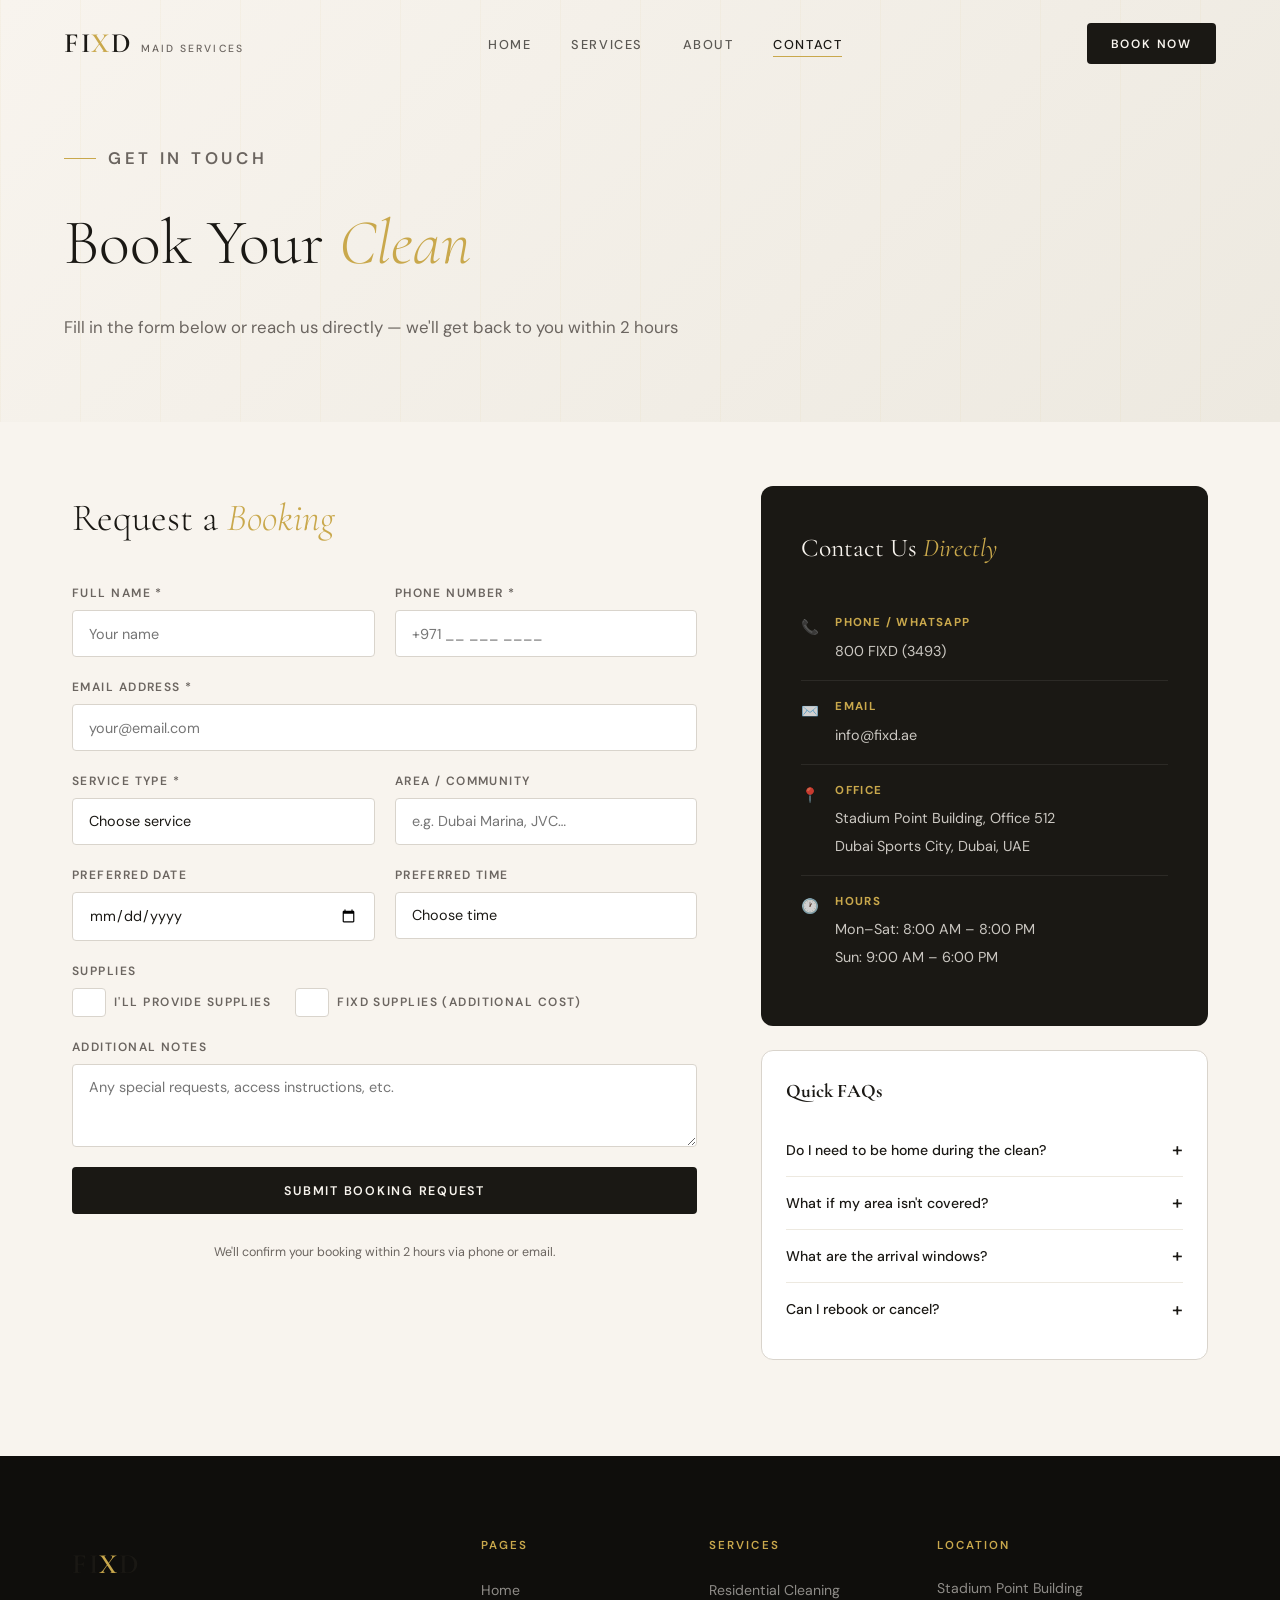
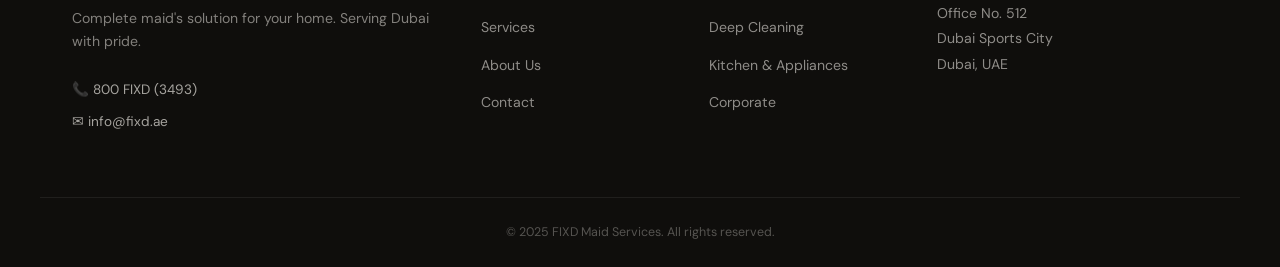
<file: contact.html>
<!DOCTYPE html>
<html lang="en">
<head>
  <meta charset="UTF-8" />
  <meta name="viewport" content="width=device-width, initial-scale=1.0"/>
  <title>Contact & Book – FIXD Maid Services Dubai</title>
  <link rel="stylesheet" href="style.css"/>
  <link href="https://fonts.googleapis.com/css2?family=Cormorant+Garamond:ital,wght@0,300;0,400;0,600;1,300;1,400&family=DM+Sans:wght@300;400;500;600&display=swap" rel="stylesheet"/>
</head>
<body>

<nav class="nav" id="nav">
  <div class="nav__logo">
    <a href="index.html"><span class="logo-fix">FI<span class="logo-x">X</span>D</span><span class="logo-sub">Maid Services</span></a>
  </div>
  <ul class="nav__links">
    <li><a href="index.html">Home</a></li>
    <li><a href="services.html">Services</a></li>
    <li><a href="about.html">About</a></li>
    <li><a href="contact.html" class="active">Contact</a></li>
  </ul>
  <a href="contact.html" class="nav__cta">Book Now</a>
  <button class="nav__burger" aria-label="Menu"><span></span><span></span><span></span></button>
</nav>

<section class="page-hero">
  <div class="page-hero__bg"></div>
  <div class="page-hero__content">
    <p class="hero__label">Get in Touch</p>
    <h1>Book Your <em>Clean</em></h1>
    <p>Fill in the form below or reach us directly — we'll get back to you within 2 hours</p>
  </div>
</section>

<!-- CONTACT SECTION -->
<section class="section contact-section">
  <div class="container">
    <div class="contact-grid">

      <!-- FORM -->
      <div class="contact-form-wrap">
        <h2>Request a <em>Booking</em></h2>
        <form class="contact-form" id="bookingForm">
          <div class="form-row">
            <div class="form-group">
              <label for="name">Full Name *</label>
              <input type="text" id="name" name="name" placeholder="Your name" required/>
            </div>
            <div class="form-group">
              <label for="phone">Phone Number *</label>
              <input type="tel" id="phone" name="phone" placeholder="+971 __ ___ ____" required/>
            </div>
          </div>
          <div class="form-group">
            <label for="email">Email Address *</label>
            <input type="email" id="email" name="email" placeholder="your@email.com" required/>
          </div>
          <div class="form-row">
            <div class="form-group">
              <label for="service">Service Type *</label>
              <select id="service" name="service" required>
                <option value="" disabled selected>Choose service</option>
                <option>Residential Cleaning (Hourly)</option>
                <option>Deep Cleaning</option>
                <option>Kitchen & Appliance Cleaning</option>
                <option>Corporate / Office</option>
                <option>Not sure – need advice</option>
              </select>
            </div>
            <div class="form-group">
              <label for="area">Area / Community</label>
              <input type="text" id="area" name="area" placeholder="e.g. Dubai Marina, JVC…"/>
            </div>
          </div>
          <div class="form-row">
            <div class="form-group">
              <label for="date">Preferred Date</label>
              <input type="date" id="date" name="date"/>
            </div>
            <div class="form-group">
              <label for="time">Preferred Time</label>
              <select id="time" name="time">
                <option value="" disabled selected>Choose time</option>
                <option>8:00 AM – 10:00 AM</option>
                <option>10:00 AM – 12:00 PM</option>
                <option>12:00 PM – 2:00 PM</option>
                <option>2:00 PM – 4:00 PM</option>
                <option>4:00 PM – 6:00 PM</option>
              </select>
            </div>
          </div>
          <div class="form-group">
            <label>Supplies</label>
            <div class="radio-group">
              <label class="radio-label"><input type="radio" name="supplies" value="client" checked/> I'll provide supplies</label>
              <label class="radio-label"><input type="radio" name="supplies" value="fixd"/> FIXD supplies (additional cost)</label>
            </div>
          </div>
          <div class="form-group">
            <label for="notes">Additional Notes</label>
            <textarea id="notes" name="notes" rows="3" placeholder="Any special requests, access instructions, etc."></textarea>
          </div>
          <button type="submit" class="btn btn--primary btn--full">Submit Booking Request</button>
          <p class="form-note">We'll confirm your booking within 2 hours via phone or email.</p>
        </form>
        <div class="form-success" id="formSuccess" style="display:none;">
          <div class="form-success__icon">✅</div>
          <h3>Booking Request Sent!</h3>
          <p>Thank you! A member of our team will be in touch within 2 hours to confirm your appointment.</p>
          <a href="index.html" class="btn btn--outline" style="margin-top:1rem;">Back to Home</a>
        </div>
      </div>

      <!-- CONTACT INFO -->
      <div class="contact-info">
        <div class="contact-info__card">
          <h3>Contact Us <em>Directly</em></h3>
          <div class="contact-item">
            <span class="contact-item__icon">📞</span>
            <div>
              <strong>Phone / WhatsApp</strong>
              <a href="tel:8003493">800 FIXD (3493)</a>
            </div>
          </div>
          <div class="contact-item">
            <span class="contact-item__icon">✉️</span>
            <div>
              <strong>Email</strong>
              <a href="mailto:info@fixd.ae">info@fixd.ae</a>
            </div>
          </div>
          <div class="contact-item">
            <span class="contact-item__icon">📍</span>
            <div>
              <strong>Office</strong>
              <span>Stadium Point Building, Office 512<br/>Dubai Sports City, Dubai, UAE</span>
            </div>
          </div>
          <div class="contact-item">
            <span class="contact-item__icon">🕐</span>
            <div>
              <strong>Hours</strong>
              <span>Mon–Sat: 8:00 AM – 8:00 PM<br/>Sun: 9:00 AM – 6:00 PM</span>
            </div>
          </div>
        </div>

        <div class="contact-info__faq">
          <h4>Quick FAQs</h4>
          <div class="faq-item">
            <button class="faq-q">Do I need to be home during the clean? <span>+</span></button>
            <div class="faq-a">No — our vetted staff are fully trusted and insured. You can provide access and we'll handle the rest.</div>
          </div>
          <div class="faq-item">
            <button class="faq-q">What if my area isn't covered? <span>+</span></button>
            <div class="faq-a">Contact us and we'll check — our coverage is expanding regularly across Dubai and the UAE.</div>
          </div>
          <div class="faq-item">
            <button class="faq-q">What are the arrival windows? <span>+</span></button>
            <div class="faq-a">Our team arrives within a 2-hour window of your booked time — e.g. book at 4 PM, arrival between 3:30–5:30 PM.</div>
          </div>
          <div class="faq-item">
            <button class="faq-q">Can I rebook or cancel? <span>+</span></button>
            <div class="faq-a">Yes, subject to our Terms & Conditions. Contact us as early as possible if you need to change your booking.</div>
          </div>
        </div>
      </div>
    </div>
  </div>
</section>

<footer class="footer">
  <div class="footer__inner">
    <div class="footer__brand">
      <div class="footer__logo"><span class="logo-fix">FI<span class="logo-x">X</span>D</span></div>
      <p>Complete maid's solution for your home. Serving Dubai with pride.</p>
      <div class="footer__contact">
        <a href="tel:8003493">📞 800 FIXD (3493)</a>
        <a href="mailto:info@fixd.ae">✉ info@fixd.ae</a>
      </div>
    </div>
    <div class="footer__links"><h4>Pages</h4><ul><li><a href="index.html">Home</a></li><li><a href="services.html">Services</a></li><li><a href="about.html">About Us</a></li><li><a href="contact.html">Contact</a></li></ul></div>
    <div class="footer__links"><h4>Services</h4><ul><li><a href="services.html">Residential Cleaning</a></li><li><a href="services.html">Deep Cleaning</a></li><li><a href="services.html">Kitchen & Appliances</a></li><li><a href="services.html">Corporate</a></li></ul></div>
    <div class="footer__address"><h4>Location</h4><p>Stadium Point Building<br/>Office No. 512<br/>Dubai Sports City<br/>Dubai, UAE</p></div>
  </div>
  <div class="footer__bottom"><p>© 2025 FIXD Maid Services. All rights reserved.</p></div>
</footer>

<script src="main.js"></script>
</body>
</html>
</file>
<file: style.css>
/* ============================================
   FIXD MAID SERVICES – STYLESHEET
   Aesthetic: Refined Luxury Editorial
   Palette: Deep Charcoal + Warm Ivory + Gold
   ============================================ */

:root {
  --charcoal: #1a1814;
  --deep: #0f0e0c;
  --ivory: #f8f4ee;
  --ivory-dark: #ede9e0;
  --gold: #c9a84c;
  --gold-light: #e8cb7e;
  --gold-pale: #f5edcf;
  --warm-grey: #6b6560;
  --light-grey: #d9d4cc;
  --white: #ffffff;
  --font-display: 'Cormorant Garamond', Georgia, serif;
  --font-body: 'DM Sans', sans-serif;
  --shadow: 0 4px 32px rgba(26,24,20,0.1);
  --shadow-lg: 0 8px 64px rgba(26,24,20,0.18);
  --radius: 4px;
  --radius-lg: 12px;
  --transition: 0.3s cubic-bezier(0.4,0,0.2,1);
}

*, *::before, *::after { box-sizing: border-box; margin: 0; padding: 0; }

html { scroll-behavior: smooth; }

body {
  background: var(--ivory);
  color: var(--charcoal);
  font-family: var(--font-body);
  font-size: 16px;
  line-height: 1.7;
  overflow-x: hidden;
}

img { display: block; width: 100%; height: 100%; object-fit: cover; }
a { color: inherit; text-decoration: none; }
ul { list-style: none; }
button { cursor: pointer; border: none; background: none; font-family: inherit; }

/* ============ NAV ============ */
.nav {
  position: fixed; top: 0; left: 0; right: 0; z-index: 100;
  display: flex; align-items: center; justify-content: space-between;
  padding: 1.25rem 4rem;
  background: transparent;
  transition: background var(--transition), padding var(--transition), backdrop-filter var(--transition);
}
.nav.scrolled {
  background: rgba(248,244,238,0.95);
  backdrop-filter: blur(12px);
  padding: 0.85rem 4rem;
  box-shadow: 0 1px 0 rgba(201,168,76,0.2);
}
.nav__logo a { display: flex; align-items: baseline; gap: 0.5rem; }
.logo-fix {
  font-family: var(--font-display); font-size: 1.75rem; font-weight: 600;
  letter-spacing: 0.06em; color: var(--charcoal);
}
.logo-x { color: var(--gold); }
.logo-sub {
  font-family: var(--font-body); font-size: 0.65rem; font-weight: 500;
  letter-spacing: 0.2em; text-transform: uppercase; color: var(--warm-grey);
}
.nav__links { display: flex; gap: 2.5rem; }
.nav__links a {
  font-size: 0.8rem; font-weight: 500; letter-spacing: 0.12em;
  text-transform: uppercase; color: var(--charcoal); opacity: 0.7;
  transition: opacity var(--transition), color var(--transition);
  position: relative; padding-bottom: 2px;
}
.nav__links a::after {
  content: ''; position: absolute; bottom: -2px; left: 0; right: 100%;
  height: 1px; background: var(--gold); transition: right var(--transition);
}
.nav__links a:hover, .nav__links a.active { opacity: 1; color: var(--charcoal); }
.nav__links a:hover::after, .nav__links a.active::after { right: 0; }
.nav__cta {
  font-size: 0.75rem; font-weight: 600; letter-spacing: 0.15em; text-transform: uppercase;
  padding: 0.65rem 1.5rem; background: var(--charcoal); color: var(--ivory);
  border-radius: var(--radius); transition: background var(--transition), color var(--transition);
}
.nav__cta:hover { background: var(--gold); color: var(--charcoal); }
.nav__burger { display: none; flex-direction: column; gap: 5px; }
.nav__burger span { display: block; width: 24px; height: 2px; background: var(--charcoal); transition: var(--transition); }

/* ============ HERO ============ */
.hero {
  min-height: 100vh; display: flex; align-items: center;
  padding: 8rem 4rem 4rem; gap: 4rem;
  position: relative; overflow: hidden;
}
.hero__bg {
  position: absolute; inset: 0; z-index: 0;
  background: linear-gradient(135deg, #f8f4ee 0%, #ede9e0 40%, #f5edcf 100%);
}
.hero__grain {
  position: absolute; inset: 0;
  background-image: url("data:image/svg+xml,%3Csvg viewBox='0 0 256 256' xmlns='http://www.w3.org/2000/svg'%3E%3Cfilter id='n'%3E%3CfeTurbulence type='fractalNoise' baseFrequency='0.9' numOctaves='4' stitchTiles='stitch'/%3E%3C/filter%3E%3Crect width='100%25' height='100%25' filter='url(%23n)' opacity='0.04'/%3E%3C/svg%3E");
  opacity: 0.5;
}
.hero__circle {
  position: absolute; border-radius: 50%;
  background: radial-gradient(circle, rgba(201,168,76,0.15) 0%, transparent 70%);
}
.hero__circle--1 { width: 700px; height: 700px; top: -200px; right: -100px; }
.hero__circle--2 { width: 400px; height: 400px; bottom: -100px; left: -100px; }
.hero__lines {
  position: absolute; inset: 0;
  background-image: repeating-linear-gradient(90deg, rgba(201,168,76,0.05) 0px, rgba(201,168,76,0.05) 1px, transparent 1px, transparent 80px);
}
.hero__content { position: relative; z-index: 1; flex: 1; max-width: 580px; animation: fadeUp 0.8s ease both; }
.hero__label {
  font-size: 0.72rem; font-weight: 600; letter-spacing: 0.22em;
  text-transform: uppercase; color: var(--gold); margin-bottom: 1rem;
  display: flex; align-items: center; gap: 0.75rem;
}
.hero__label::before { content: ''; display: block; width: 32px; height: 1px; background: var(--gold); }
.hero__title {
  font-family: var(--font-display); font-size: clamp(3rem, 6vw, 5.5rem);
  font-weight: 300; line-height: 1.05; margin-bottom: 1.5rem;
  color: var(--charcoal);
}
.hero__title em { font-style: italic; color: var(--gold); }
.hero__desc { font-size: 1.05rem; color: var(--warm-grey); margin-bottom: 2.5rem; max-width: 440px; }
.hero__actions { display: flex; gap: 1rem; margin-bottom: 3rem; flex-wrap: wrap; }
.hero__stats { display: flex; align-items: center; gap: 1.5rem; }
.stat { display: flex; flex-direction: column; }
.stat__num { font-family: var(--font-display); font-size: 1.6rem; font-weight: 600; color: var(--charcoal); }
.stat__lbl { font-size: 0.68rem; letter-spacing: 0.15em; text-transform: uppercase; color: var(--warm-grey); }
.stat__div { width: 1px; height: 36px; background: var(--light-grey); }
.hero__image { position: relative; z-index: 1; flex: 1; max-width: 500px; animation: fadeUp 0.8s 0.15s ease both; }
.hero__img-block { border-radius: var(--radius-lg); overflow: hidden; height: 420px; box-shadow: var(--shadow-lg); }
.hero__card {
  position: absolute; background: var(--white); border-radius: var(--radius-lg);
  padding: 1rem 1.25rem; display: flex; align-items: center; gap: 0.75rem;
  box-shadow: var(--shadow); font-size: 0.85rem; font-weight: 500;
}
.hero__card small { color: var(--warm-grey); font-size: 0.75rem; }
.card-icon { font-size: 1.5rem; }
.hero__card--1 { top: -24px; left: -32px; }
.hero__card--2 { bottom: 32px; right: -24px; }

/* ============ TRUST BAR ============ */
.trust {
  background: var(--charcoal); padding: 1.25rem 4rem;
}
.trust__inner {
  max-width: 1100px; margin: 0 auto;
  display: flex; align-items: center; justify-content: space-between;
  flex-wrap: wrap; gap: 1rem;
}
.trust__item {
  display: flex; align-items: center; gap: 0.6rem;
  font-size: 0.78rem; font-weight: 500; letter-spacing: 0.08em;
  color: rgba(248,244,238,0.8);
}
.trust__icon { font-size: 1.1rem; }

/* ============ BUTTONS ============ */
.btn {
  display: inline-flex; align-items: center; justify-content: center;
  font-family: var(--font-body); font-size: 0.78rem; font-weight: 600;
  letter-spacing: 0.14em; text-transform: uppercase;
  padding: 0.85rem 2rem; border-radius: var(--radius);
  transition: all var(--transition); cursor: pointer;
}
.btn--primary { background: var(--charcoal); color: var(--ivory); border: 2px solid var(--charcoal); }
.btn--primary:hover { background: var(--gold); border-color: var(--gold); color: var(--charcoal); }
.btn--outline { background: transparent; color: var(--charcoal); border: 2px solid var(--charcoal); }
.btn--outline:hover { background: var(--charcoal); color: var(--ivory); }
.btn--white { background: var(--ivory); color: var(--charcoal); border: 2px solid var(--ivory); }
.btn--white:hover { background: transparent; color: var(--ivory); }
.btn--full { width: 100%; }

/* ============ SECTIONS ============ */
.section { padding: 6rem 0; }
.container { max-width: 1200px; margin: 0 auto; padding: 0 2rem; }
.section__header { text-align: center; margin-bottom: 4rem; }
.section__label {
  font-size: 0.72rem; font-weight: 600; letter-spacing: 0.22em;
  text-transform: uppercase; color: var(--gold); margin-bottom: 0.75rem;
  display: flex; align-items: center; justify-content: center; gap: 0.75rem;
}
.section__label::before, .section__label::after {
  content: ''; display: block; width: 24px; height: 1px; background: var(--gold);
}
.section__title {
  font-family: var(--font-display); font-size: clamp(2rem, 4vw, 3.5rem);
  font-weight: 300; line-height: 1.15; color: var(--charcoal);
}
.section__title em { font-style: italic; color: var(--gold); }
.section__cta { text-align: center; margin-top: 3rem; }

/* ============ SERVICES GRID ============ */
.services-grid {
  display: grid; grid-template-columns: repeat(4, 1fr); gap: 1.5rem;
}
.service-card {
  background: var(--white); border: 1px solid var(--light-grey);
  padding: 2rem; border-radius: var(--radius-lg);
  transition: transform var(--transition), box-shadow var(--transition), border-color var(--transition);
  position: relative; overflow: hidden;
}
.service-card::before {
  content: ''; position: absolute; bottom: 0; left: 0; right: 100%;
  height: 3px; background: var(--gold); transition: right var(--transition);
}
.service-card:hover { transform: translateY(-4px); box-shadow: var(--shadow); border-color: var(--gold-light); }
.service-card:hover::before { right: 0; }
.service-card--featured { background: var(--charcoal); color: var(--ivory); border-color: var(--charcoal); }
.service-card--featured .service-card__num { color: var(--gold); }
.service-card--featured p { color: rgba(248,244,238,0.75); }
.service-card--featured .service-card__link { color: var(--gold); }
.service-card--featured::before { background: var(--gold); }
.service-card__num {
  font-family: var(--font-display); font-size: 3rem; font-weight: 300;
  color: var(--ivory-dark); line-height: 1; margin-bottom: 0.5rem;
}
.service-card__icon { font-size: 2rem; margin-bottom: 1rem; }
.service-card h3 { font-family: var(--font-display); font-size: 1.4rem; font-weight: 400; margin-bottom: 0.75rem; }
.service-card p { font-size: 0.9rem; color: var(--warm-grey); line-height: 1.65; margin-bottom: 1.5rem; }
.service-card__link {
  font-size: 0.78rem; font-weight: 600; letter-spacing: 0.1em;
  text-transform: uppercase; color: var(--charcoal);
  transition: color var(--transition);
}
.service-card__link:hover { color: var(--gold); }

/* ============ HOW IT WORKS ============ */
.how { background: var(--charcoal); }
.how .section__title { color: var(--ivory); }
.how .section__label { color: var(--gold); }
.how .section__label::before, .how .section__label::after { background: var(--gold); }
.steps { display: grid; grid-template-columns: repeat(3, 1fr); gap: 3rem; }
.step { text-align: center; color: var(--ivory); position: relative; padding-top: 1rem; }
.step__num {
  font-family: var(--font-display); font-size: 5rem; font-weight: 300;
  color: rgba(201,168,76,0.2); line-height: 1; margin-bottom: -1rem; display: block;
}
.step h3 { font-family: var(--font-display); font-size: 1.5rem; font-weight: 400; margin-bottom: 0.75rem; }
.step p { color: rgba(248,244,238,0.65); font-size: 0.9rem; }
.step__line {
  position: absolute; top: 4.5rem; right: -1.5rem;
  width: 3rem; height: 1px; background: rgba(201,168,76,0.3);
}
.step:last-child .step__line { display: none; }

/* ============ TESTIMONIALS ============ */
.testi-grid { display: grid; grid-template-columns: repeat(3, 1fr); gap: 1.5rem; }
.testi-card {
  background: var(--white); border: 1px solid var(--light-grey);
  padding: 2rem; border-radius: var(--radius-lg);
}
.testi-card--alt { background: var(--charcoal); color: var(--ivory); border-color: var(--charcoal); }
.testi-card--alt .testi-stars { color: var(--gold); }
.testi-card--alt small { color: rgba(248,244,238,0.5); }
.testi-stars { color: var(--gold); font-size: 1.1rem; margin-bottom: 1rem; }
.testi-card p { font-family: var(--font-display); font-size: 1.05rem; font-style: italic; line-height: 1.7; margin-bottom: 1.5rem; }
.testi-author { display: flex; align-items: center; gap: 0.75rem; }
.testi-avatar {
  width: 40px; height: 40px; border-radius: 50%;
  background: var(--gold); color: var(--charcoal);
  display: flex; align-items: center; justify-content: center;
  font-weight: 700; font-size: 1rem; flex-shrink: 0;
}
.testi-author strong { display: block; font-size: 0.9rem; }
.testi-author small { color: var(--warm-grey); font-size: 0.75rem; }

/* ============ CTA BANNER ============ */
.cta-banner { position: relative; padding: 6rem 4rem; text-align: center; overflow: hidden; }
.cta-banner__bg {
  position: absolute; inset: 0;
  background: linear-gradient(135deg, var(--gold) 0%, #a8752e 100%);
}
.cta-banner__content { position: relative; z-index: 1; max-width: 600px; margin: 0 auto; }
.cta-banner h2 {
  font-family: var(--font-display); font-size: clamp(2rem, 4vw, 3.5rem);
  font-weight: 300; color: var(--charcoal); margin-bottom: 0.75rem;
}
.cta-banner p { color: rgba(26,24,20,0.75); margin-bottom: 2rem; font-size: 1.05rem; }

/* ============ PAGE HERO ============ */
.page-hero {
  padding: 9rem 4rem 5rem; position: relative; overflow: hidden;
  background: linear-gradient(135deg, #f8f4ee 0%, #ede9e0 100%);
}
.page-hero__bg {
  position: absolute; inset: 0;
  background-image: repeating-linear-gradient(90deg, rgba(201,168,76,0.05) 0px, rgba(201,168,76,0.05) 1px, transparent 1px, transparent 80px);
}
.page-hero__content { position: relative; z-index: 1; max-width: 640px; }
.page-hero h1 {
  font-family: var(--font-display); font-size: clamp(2.5rem, 5vw, 4.5rem);
  font-weight: 300; color: var(--charcoal); margin: 0.5rem 0 1rem;
}
.page-hero h1 em { font-style: italic; color: var(--gold); }
.page-hero p { color: var(--warm-grey); font-size: 1.05rem; }

/* ============ SERVICE DETAIL ============ */
.service-detail {
  display: grid; grid-template-columns: 1fr 1fr; gap: 5rem;
  align-items: center; padding: 5rem 0;
  border-bottom: 1px solid var(--light-grey);
}
.service-detail:last-of-type { border-bottom: none; }
.service-detail--reverse { direction: rtl; }
.service-detail--reverse > * { direction: ltr; }
.service-detail__tag {
  display: inline-block; font-size: 0.68rem; font-weight: 600;
  letter-spacing: 0.18em; text-transform: uppercase;
  color: var(--gold); background: var(--gold-pale);
  padding: 0.3rem 0.75rem; border-radius: 2rem; margin-bottom: 1rem;
}
.service-detail h2 {
  font-family: var(--font-display); font-size: clamp(2rem, 3vw, 3rem);
  font-weight: 300; margin-bottom: 1rem;
}
.service-detail h2 em { font-style: italic; color: var(--gold); }
.service-detail p { color: var(--warm-grey); margin-bottom: 1.5rem; font-size: 0.95rem; }
.service-detail__list { margin-bottom: 2rem; }
.service-detail__list li {
  padding: 0.45rem 0; font-size: 0.9rem; display: flex; align-items: center; gap: 0.6rem;
  border-bottom: 1px solid var(--ivory-dark);
}
.service-detail__list li::before { content: '✓'; color: var(--gold); font-weight: 700; flex-shrink: 0; }
.service-detail__img { position: relative; border-radius: var(--radius-lg); overflow: visible; }
.service-detail__img img { border-radius: var(--radius-lg); height: 360px; box-shadow: var(--shadow); }
.service-detail__badge {
  position: absolute; bottom: -16px; right: -16px;
  background: var(--charcoal); color: var(--gold);
  font-size: 0.8rem; font-weight: 600; letter-spacing: 0.08em;
  padding: 0.65rem 1.25rem; border-radius: var(--radius-lg);
  box-shadow: var(--shadow);
}

/* ============ PRICING BOX ============ */
.pricing-note { background: var(--charcoal); }
.pricing-box {
  display: flex; align-items: center; justify-content: space-between;
  gap: 3rem; flex-wrap: wrap;
}
.pricing-box__text h3 {
  font-family: var(--font-display); font-size: 1.8rem; font-weight: 400;
  color: var(--ivory); margin-bottom: 0.75rem;
}
.pricing-box__text p { color: rgba(248,244,238,0.65); font-size: 0.9rem; margin-bottom: 0.5rem; }
.pricing-box__text strong { color: var(--gold); }

/* ============ ABOUT INTRO ============ */
.about-intro {
  display: grid; grid-template-columns: 1fr 1fr; gap: 5rem; align-items: start;
}
.about-intro__text h2 {
  font-family: var(--font-display); font-size: clamp(2rem, 3.5vw, 3.2rem);
  font-weight: 300; margin-bottom: 1.5rem; line-height: 1.15;
}
.about-intro__text h2 em { font-style: italic; color: var(--gold); }
.about-intro__text p { color: var(--warm-grey); margin-bottom: 1rem; font-size: 0.95rem; }
.about-intro__image { position: relative; }
.about-intro__image img { border-radius: var(--radius-lg); height: 420px; box-shadow: var(--shadow-lg); }
.about-intro__quote {
  position: absolute; bottom: -24px; left: -24px;
  background: var(--charcoal); color: var(--ivory);
  padding: 1.25rem 1.5rem; border-radius: var(--radius-lg);
  max-width: 280px; box-shadow: var(--shadow);
  border-left: 3px solid var(--gold);
}
.about-intro__quote p { font-family: var(--font-display); font-size: 1rem; font-style: italic; margin-bottom: 0.5rem; }
.about-intro__quote span { font-size: 0.75rem; color: var(--gold); letter-spacing: 0.1em; }

/* ============ VALUES GRID ============ */
.values-section { background: var(--charcoal); }
.values-section .section__title { color: var(--ivory); }
.values-grid { display: grid; grid-template-columns: repeat(3, 1fr); gap: 1.5rem; }
.value-card {
  background: rgba(248,244,238,0.05); border: 1px solid rgba(201,168,76,0.2);
  padding: 2rem; border-radius: var(--radius-lg);
  transition: background var(--transition), border-color var(--transition);
}
.value-card:hover { background: rgba(201,168,76,0.08); border-color: var(--gold); }
.value-card__icon { font-size: 2rem; margin-bottom: 1rem; }
.value-card h3 { font-family: var(--font-display); font-size: 1.3rem; color: var(--ivory); margin-bottom: 0.5rem; }
.value-card p { color: rgba(248,244,238,0.6); font-size: 0.88rem; }

/* ============ BIG STATS ============ */
.stats-section { background: var(--ivory-dark); }
.big-stats { display: grid; grid-template-columns: repeat(4, 1fr); gap: 2rem; text-align: center; }
.big-stat { padding: 2rem; }
.big-stat__num {
  font-family: var(--font-display); font-size: 5rem; font-weight: 300;
  color: var(--charcoal); line-height: 1;
}
.big-stat__unit { font-family: var(--font-display); font-size: 2.5rem; color: var(--gold); }
.big-stat p { font-size: 0.8rem; letter-spacing: 0.15em; text-transform: uppercase; color: var(--warm-grey); margin-top: 0.5rem; }

/* ============ CONTACT FORM ============ */
.contact-section { padding-top: 4rem; }
.contact-grid { display: grid; grid-template-columns: 1.4fr 1fr; gap: 4rem; align-items: start; }
.contact-form-wrap h2 {
  font-family: var(--font-display); font-size: clamp(1.8rem, 3vw, 2.8rem);
  font-weight: 300; margin-bottom: 2rem;
}
.contact-form-wrap h2 em { font-style: italic; color: var(--gold); }
.contact-form { display: flex; flex-direction: column; gap: 1.25rem; }
.form-row { display: grid; grid-template-columns: 1fr 1fr; gap: 1.25rem; }
.form-group { display: flex; flex-direction: column; gap: 0.4rem; }
.form-group label {
  font-size: 0.75rem; font-weight: 600; letter-spacing: 0.12em;
  text-transform: uppercase; color: var(--warm-grey);
}
.form-group input, .form-group select, .form-group textarea {
  padding: 0.85rem 1rem; border: 1.5px solid var(--light-grey);
  border-radius: var(--radius); background: var(--white);
  font-family: var(--font-body); font-size: 0.9rem; color: var(--charcoal);
  transition: border-color var(--transition), box-shadow var(--transition);
  outline: none; -webkit-appearance: none; appearance: none;
}
.form-group input:focus, .form-group select:focus, .form-group textarea:focus {
  border-color: var(--gold); box-shadow: 0 0 0 3px rgba(201,168,76,0.12);
}
.form-group textarea { resize: vertical; }
.radio-group { display: flex; gap: 1.5rem; }
.radio-label {
  display: flex; align-items: center; gap: 0.5rem;
  font-size: 0.9rem; cursor: pointer;
}
.radio-label input { width: 16px; height: 16px; accent-color: var(--gold); }
.form-note { font-size: 0.78rem; color: var(--warm-grey); text-align: center; margin-top: 0.5rem; }
.form-success { text-align: center; padding: 3rem 2rem; }
.form-success__icon { font-size: 3rem; margin-bottom: 1rem; }
.form-success h3 { font-family: var(--font-display); font-size: 2rem; margin-bottom: 0.75rem; }
.form-success p { color: var(--warm-grey); }

/* ============ CONTACT INFO ============ */
.contact-info { position: sticky; top: 6rem; }
.contact-info__card {
  background: var(--charcoal); border-radius: var(--radius-lg);
  padding: 2.5rem; margin-bottom: 1.5rem; color: var(--ivory);
}
.contact-info__card h3 {
  font-family: var(--font-display); font-size: 1.6rem; font-weight: 400;
  margin-bottom: 1.75rem;
}
.contact-info__card h3 em { font-style: italic; color: var(--gold); }
.contact-item {
  display: flex; align-items: flex-start; gap: 1rem;
  padding: 1rem 0; border-bottom: 1px solid rgba(255,255,255,0.08);
}
.contact-item:last-child { border-bottom: none; }
.contact-item__icon { font-size: 1.25rem; flex-shrink: 0; margin-top: 2px; }
.contact-item strong { display: block; font-size: 0.72rem; letter-spacing: 0.12em; text-transform: uppercase; color: var(--gold); margin-bottom: 0.25rem; }
.contact-item a, .contact-item span { font-size: 0.9rem; color: rgba(248,244,238,0.8); }
.contact-item a:hover { color: var(--gold); }

/* ============ FAQ ============ */
.contact-info__faq { background: var(--white); border: 1px solid var(--light-grey); border-radius: var(--radius-lg); padding: 1.5rem; }
.contact-info__faq h4 { font-family: var(--font-display); font-size: 1.2rem; margin-bottom: 1rem; }
.faq-item { border-bottom: 1px solid var(--ivory-dark); }
.faq-item:last-child { border-bottom: none; }
.faq-q {
  width: 100%; text-align: left; padding: 0.85rem 0;
  font-size: 0.88rem; font-weight: 500; color: var(--charcoal);
  display: flex; justify-content: space-between; align-items: center;
  cursor: pointer; transition: color var(--transition);
}
.faq-q:hover, .faq-q.open { color: var(--gold); }
.faq-q span { font-size: 1.2rem; transition: transform var(--transition); }
.faq-q.open span { transform: rotate(45deg); }
.faq-a {
  font-size: 0.85rem; color: var(--warm-grey); padding-bottom: 1rem;
  display: none; line-height: 1.65;
}
.faq-a.open { display: block; }

/* ============ FOOTER ============ */
.footer { background: var(--deep); color: var(--ivory); padding: 5rem 0 0; }
.footer__inner {
  max-width: 1200px; margin: 0 auto; padding: 0 2rem 4rem;
  display: grid; grid-template-columns: 2fr 1fr 1fr 1.5fr; gap: 3rem;
}
.footer__logo { font-family: var(--font-display); font-size: 2rem; font-weight: 600; margin-bottom: 1rem; }
.footer__brand p { color: rgba(248,244,238,0.5); font-size: 0.88rem; line-height: 1.7; margin-bottom: 1.5rem; }
.footer__contact { display: flex; flex-direction: column; gap: 0.5rem; }
.footer__contact a { font-size: 0.85rem; color: rgba(248,244,238,0.65); transition: color var(--transition); }
.footer__contact a:hover { color: var(--gold); }
.footer__links h4, .footer__address h4 {
  font-size: 0.72rem; font-weight: 600; letter-spacing: 0.18em;
  text-transform: uppercase; color: var(--gold); margin-bottom: 1.25rem;
}
.footer__links ul { display: flex; flex-direction: column; gap: 0.65rem; }
.footer__links a { font-size: 0.88rem; color: rgba(248,244,238,0.55); transition: color var(--transition); }
.footer__links a:hover { color: var(--ivory); }
.footer__address p { font-size: 0.88rem; color: rgba(248,244,238,0.55); line-height: 1.8; }
.footer__bottom {
  border-top: 1px solid rgba(255,255,255,0.07);
  padding: 1.5rem 2rem; text-align: center;
  max-width: 1200px; margin: 0 auto;
  font-size: 0.78rem; color: rgba(248,244,238,0.3);
}

/* ============ ANIMATIONS ============ */
@keyframes fadeUp {
  from { opacity: 0; transform: translateY(24px); }
  to { opacity: 1; transform: translateY(0); }
}

/* ============ MOBILE NAV ============ */
@media (max-width: 900px) {
  .nav { padding: 1rem 1.5rem; }
  .nav.scrolled { padding: 0.75rem 1.5rem; }
  .nav__links { display: none; position: fixed; top: 0; left: 0; right: 0; bottom: 0; background: var(--ivory); flex-direction: column; align-items: center; justify-content: center; gap: 2.5rem; z-index: 99; }
  .nav__links.open { display: flex; }
  .nav__links a { font-size: 1.2rem; }
  .nav__cta { display: none; }
  .nav__burger { display: flex; z-index: 101; }
  .nav__burger.open span:nth-child(1) { transform: rotate(45deg) translate(5px, 5px); }
  .nav__burger.open span:nth-child(2) { opacity: 0; }
  .nav__burger.open span:nth-child(3) { transform: rotate(-45deg) translate(5px, -5px); }
}

/* ============ RESPONSIVE ============ */
@media (max-width: 1100px) {
  .services-grid { grid-template-columns: repeat(2, 1fr); }
  .big-stats { grid-template-columns: repeat(2, 1fr); }
}

@media (max-width: 900px) {
  .hero { flex-direction: column; padding: 7rem 1.5rem 3rem; min-height: auto; gap: 3rem; }
  .hero__image { max-width: 100%; }
  .hero__card--1 { left: 0; }
  .hero__card--2 { right: 0; }
  .trust { padding: 1.25rem 1.5rem; }
  .trust__inner { justify-content: center; }
  .section { padding: 4rem 0; }
  .steps { grid-template-columns: 1fr; gap: 2.5rem; }
  .step__line { display: none; }
  .testi-grid { grid-template-columns: 1fr; }
  .service-detail, .service-detail--reverse { grid-template-columns: 1fr; gap: 2rem; direction: ltr; }
  .service-detail__img { order: -1; }
  .about-intro { grid-template-columns: 1fr; }
  .about-intro__quote { position: relative; bottom: auto; left: auto; max-width: 100%; }
  .values-grid { grid-template-columns: repeat(2, 1fr); }
  .contact-grid { grid-template-columns: 1fr; }
  .contact-info { position: static; }
  .footer__inner { grid-template-columns: 1fr 1fr; }
  .cta-banner { padding: 4rem 1.5rem; }
  .page-hero { padding: 7rem 1.5rem 3rem; }
  .form-row { grid-template-columns: 1fr; }
}

@media (max-width: 600px) {
  .services-grid { grid-template-columns: 1fr; }
  .big-stats { grid-template-columns: repeat(2, 1fr); }
  .values-grid { grid-template-columns: 1fr; }
  .footer__inner { grid-template-columns: 1fr; }
  .hero__stats { flex-wrap: wrap; }
}
</file>
